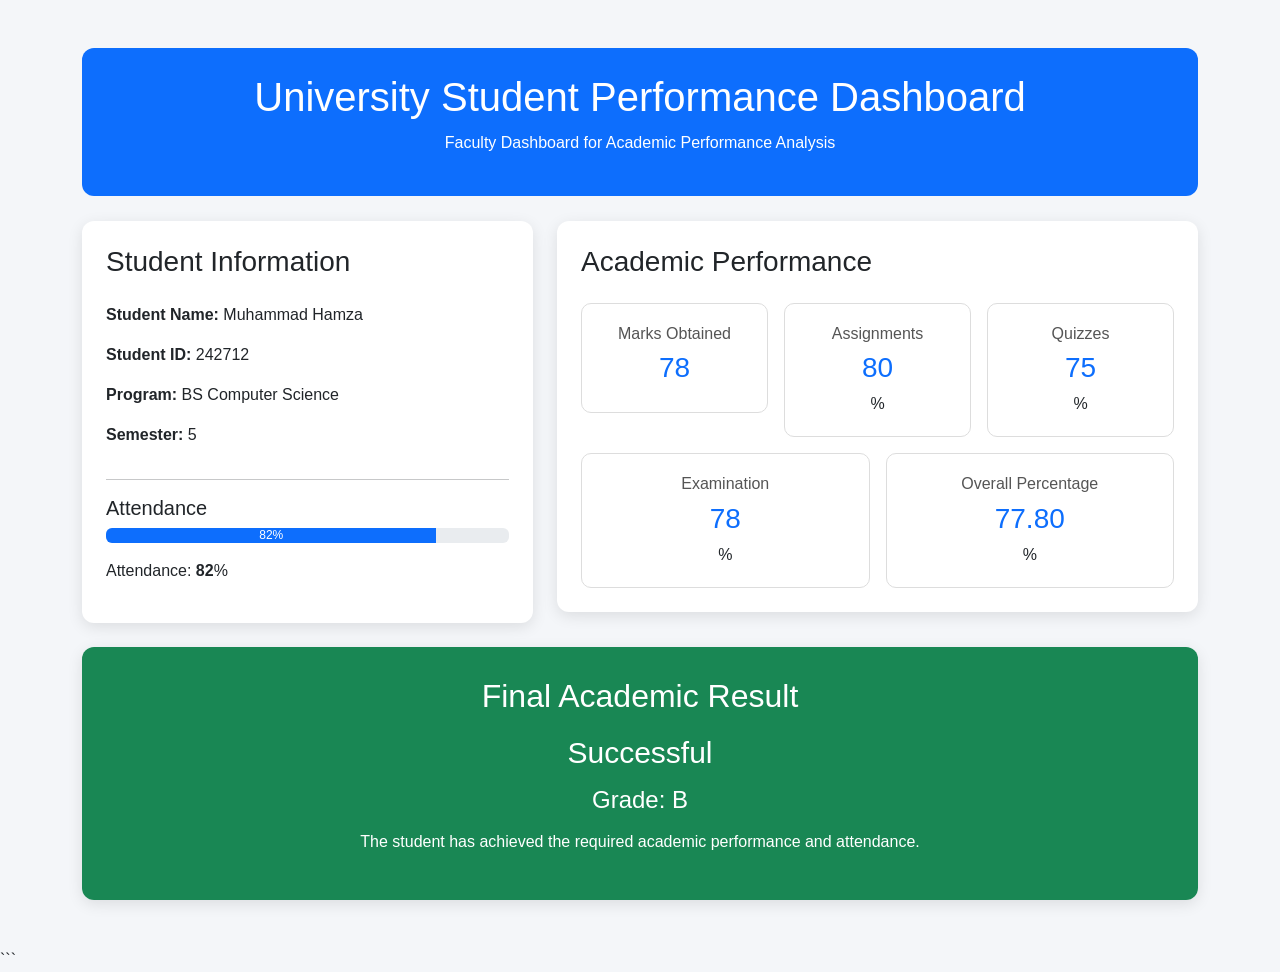
<file: Task 01/index.html>
<!DOCTYPE html>
<html lang="en">
<head>
    <meta charset="UTF-8">
    <meta name="viewport" content="width=device-width, initial-scale=1.0">

    <title>Student Performance Dashboard</title>

    <!-- Bootstrap CSS -->
    <link href="https://cdn.jsdelivr.net/npm/bootstrap@5.3.3/dist/css/bootstrap.min.css"
          rel="stylesheet">

    <!-- Custom CSS -->
    <link rel="stylesheet" href="style.css">
</head>

<body>

<div class="container my-5">

    <!-- Header -->
    <div class="dashboard-header text-center">
        <h1>University Student Performance Dashboard</h1>
        <p>Faculty Dashboard for Academic Performance Analysis</p>
    </div>

    <div class="row g-4">

        <!-- Student Information -->
        <div class="col-lg-5">

            <div class="card student-card p-4">

                <h3 class="mb-4">Student Information</h3>

                <p>
                    <strong>Student Name:</strong>
                    <span id="studentName"></span>
                </p>

                <p>
                    <strong>Student ID:</strong>
                    <span id="studentId"></span>
                </p>

                <p>
                    <strong>Program:</strong>
                    <span id="program"></span>
                </p>

                <p>
                    <strong>Semester:</strong>
                    <span id="semester"></span>
                </p>

                <hr>

                <h5>Attendance</h5>

                <div class="progress mb-3">
                    <div id="attendanceBar"
                         class="progress-bar"
                         role="progressbar">
                    </div>
                </div>

                <p>
                    Attendance:
                    <strong id="attendance"></strong>%
                </p>

            </div>

        </div>


        <!-- Academic Performance -->
        <div class="col-lg-7">

            <div class="card student-card p-4">

                <h3 class="mb-4">Academic Performance</h3>

                <div class="row g-3">

                    <div class="col-md-4">
                        <div class="performance-box">
                            <h6>Marks Obtained</h6>
                            <h3 id="marks"></h3>
                        </div>
                    </div>

                    <div class="col-md-4">
                        <div class="performance-box">
                            <h6>Assignments</h6>
                            <h3 id="assignment"></h3>%
                        </div>
                    </div>

                    <div class="col-md-4">
                        <div class="performance-box">
                            <h6>Quizzes</h6>
                            <h3 id="quiz"></h3>%
                        </div>
                    </div>

                    <div class="col-md-6">
                        <div class="performance-box">
                            <h6>Examination</h6>
                            <h3 id="exam"></h3>%
                        </div>
                    </div>

                    <div class="col-md-6">
                        <div class="performance-box">
                            <h6>Overall Percentage</h6>
                            <h3 id="overall"></h3>%
                        </div>
                    </div>

                </div>

            </div>

        </div>

    </div>


    <!-- Final Result -->
    <div class="card student-card mt-4">

        <div id="resultCard" class="result-card text-center">

            <h2>Final Academic Result</h2>

            <h3 id="status"></h3>

            <h4 id="grade"></h4>

            <p id="message"></p>

        </div>

    </div>

</div>


<!-- JavaScript -->
<script src="script.js"></script>

</body>
</html>
```
</file>
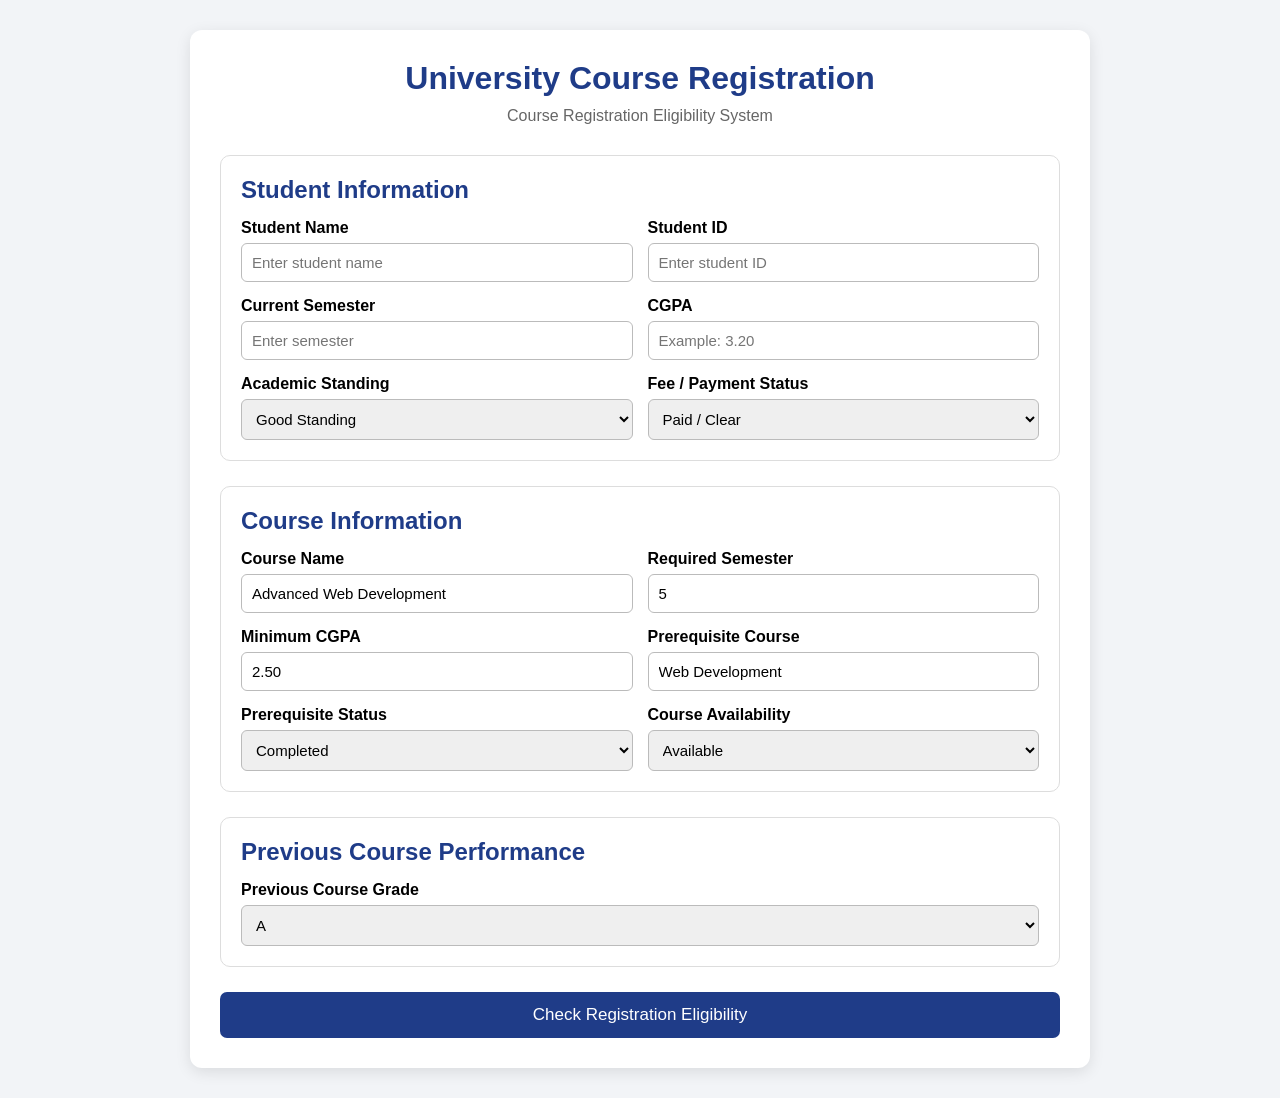
<file: Task 02/index.html>
<!DOCTYPE html>
<html lang="en">
<head>
    <meta charset="UTF-8">
    <meta name="viewport" content="width=device-width, initial-scale=1.0">

    <title>Course Registration Eligibility System</title>

    <!-- CSS File -->
    <link rel="stylesheet" href="style.css">
</head>

<body>

<div class="container">

    <h1>University Course Registration</h1>

    <p class="subtitle">
        Course Registration Eligibility System
    </p>

    <!-- Student Information -->
    <div class="section">

        <h2>Student Information</h2>

        <div class="form-grid">

            <div>
                <label>Student Name</label>
                <input type="text" id="studentName"
                       placeholder="Enter student name">
            </div>

            <div>
                <label>Student ID</label>
                <input type="text" id="studentId"
                       placeholder="Enter student ID">
            </div>

            <div>
                <label>Current Semester</label>
                <input type="number" id="semester"
                       placeholder="Enter semester">
            </div>

            <div>
                <label>CGPA</label>
                <input type="number" id="cgpa"
                       step="0.01"
                       min="0"
                       max="4"
                       placeholder="Example: 3.20">
            </div>

            <div>
                <label>Academic Standing</label>

                <select id="standing">
                    <option value="good">Good Standing</option>
                    <option value="warning">Academic Warning</option>
                    <option value="probation">Academic Probation</option>
                </select>
            </div>

            <div>
                <label>Fee / Payment Status</label>

                <select id="feeStatus">
                    <option value="paid">Paid / Clear</option>
                    <option value="unpaid">Unresolved Fee Issue</option>
                </select>
            </div>

        </div>
    </div>


    <!-- Course Information -->
    <div class="section">

        <h2>Course Information</h2>

        <div class="form-grid">

            <div>
                <label>Course Name</label>

                <input type="text"
                       id="courseName"
                       value="Advanced Web Development">
            </div>

            <div>
                <label>Required Semester</label>

                <input type="number"
                       id="requiredSemester"
                       value="5">
            </div>

            <div>
                <label>Minimum CGPA</label>

                <input type="number"
                       id="requiredCgpa"
                       value="2.50"
                       step="0.01">
            </div>

            <div>
                <label>Prerequisite Course</label>

                <input type="text"
                       id="prerequisite"
                       value="Web Development">
            </div>

            <div>
                <label>Prerequisite Status</label>

                <select id="prerequisiteStatus">

                    <option value="completed">
                        Completed
                    </option>

                    <option value="incomplete">
                        Incomplete
                    </option>

                </select>
            </div>

            <div>
                <label>Course Availability</label>

                <select id="availability">

                    <option value="available">
                        Available
                    </option>

                    <option value="unavailable">
                        Unavailable
                    </option>

                </select>
            </div>

        </div>
    </div>


    <!-- Previous Performance -->

    <div class="section">

        <h2>Previous Course Performance</h2>

        <label>Previous Course Grade</label>

        <select id="previousGrade">

            <option value="A">A</option>
            <option value="B">B</option>
            <option value="C">C</option>
            <option value="D">D</option>
            <option value="F">F</option>

        </select>

    </div>


    <!-- Button -->

    <button onclick="checkEligibility()">
        Check Registration Eligibility
    </button>


    <!-- Result -->

    <div id="result">

        <h2 id="resultTitle"></h2>

        <p id="studentResult"></p>

        <h3>Eligibility Details:</h3>

        <ul id="reasonList"></ul>

    </div>

</div>


<!-- JavaScript File -->
<script src="script.js"></script>

</body>
</html>
</file>
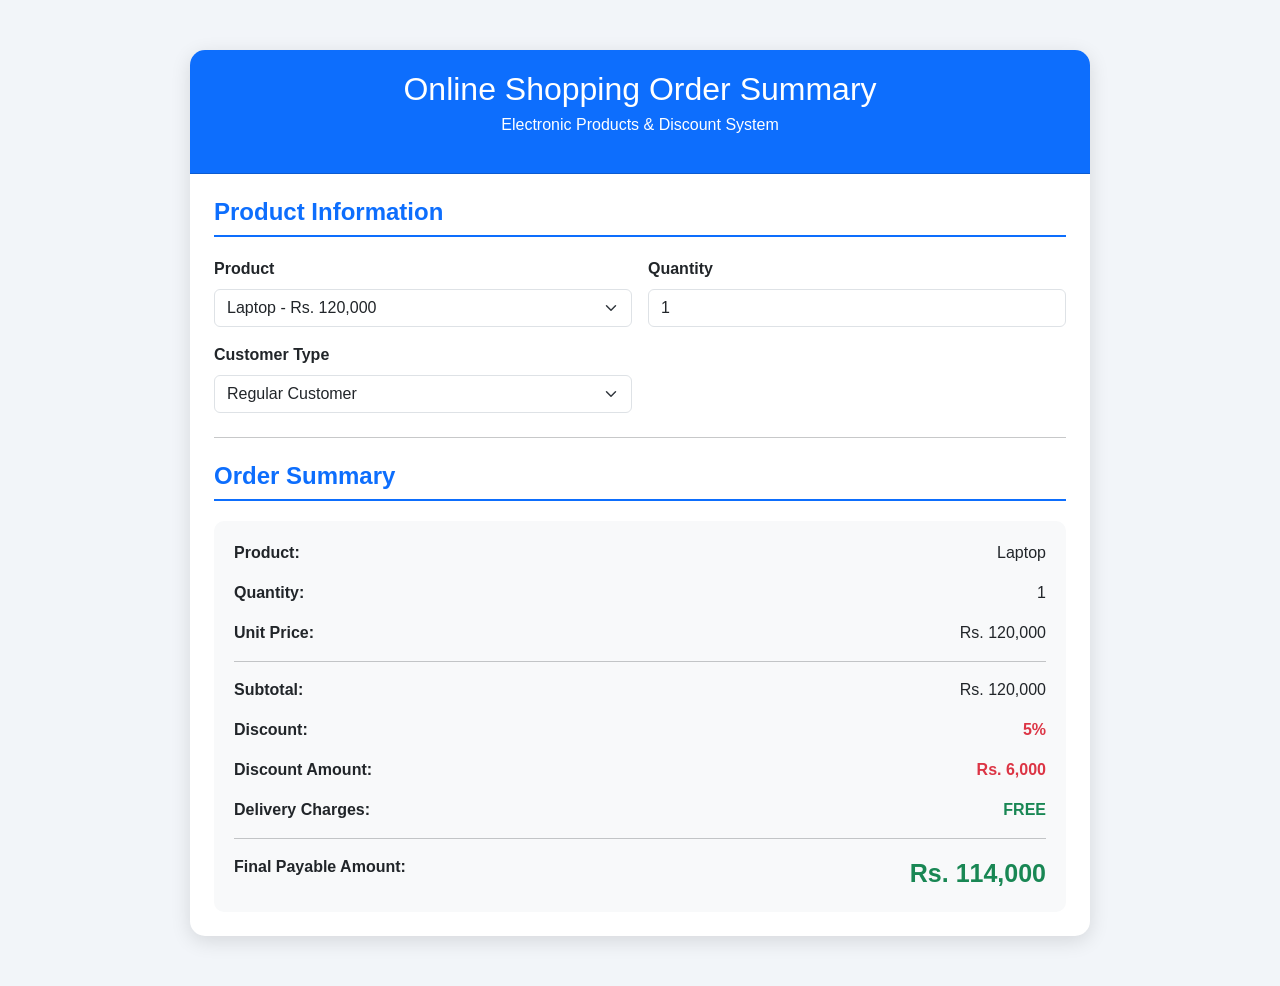
<file: Task 03/index.html>
<!DOCTYPE html>
<html lang="en">
<head>
    <meta charset="UTF-8">
    <meta name="viewport" content="width=device-width, initial-scale=1.0">

    <title>Online Shopping Discount System</title>

    <!-- Bootstrap CSS -->
    <link href="https://cdn.jsdelivr.net/npm/bootstrap@5.3.3/dist/css/bootstrap.min.css"
          rel="stylesheet">

    <!-- Custom CSS -->
    <link rel="stylesheet" href="style.css">
</head>

<body>

<div class="container">

    <div class="card shopping-card">

        <!-- Header -->
        <div class="card-header">
            <h2>Online Shopping Order Summary</h2>
            <p>Electronic Products & Discount System</p>
        </div>

        <div class="card-body p-4">

            <!-- Product Information -->
            <h4 class="section-title">Product Information</h4>

            <div class="row g-3">

                <!-- Product -->
                <div class="col-md-6">
                    <label class="form-label fw-bold">
                        Product
                    </label>

                    <select id="product"
                            class="form-select"
                            onchange="calculateBill()">

                        <option value="Laptop" data-price="120000">
                            Laptop - Rs. 120,000
                        </option>

                        <option value="Smartphone" data-price="80000">
                            Smartphone - Rs. 80,000
                        </option>

                        <option value="Tablet" data-price="50000">
                            Tablet - Rs. 50,000
                        </option>

                        <option value="Headphones" data-price="15000">
                            Headphones - Rs. 15,000
                        </option>

                        <option value="Smart Watch" data-price="25000">
                            Smart Watch - Rs. 25,000
                        </option>

                    </select>
                </div>


                <!-- Quantity -->
                <div class="col-md-6">

                    <label class="form-label fw-bold">
                        Quantity
                    </label>

                    <input type="number"
                           id="quantity"
                           class="form-control"
                           value="1"
                           min="1"
                           oninput="calculateBill()">

                </div>


                <!-- Customer Type -->
                <div class="col-md-6">

                    <label class="form-label fw-bold">
                        Customer Type
                    </label>

                    <select id="customerType"
                            class="form-select"
                            onchange="calculateBill()">

                        <option value="Regular">
                            Regular Customer
                        </option>

                        <option value="Premium">
                            Premium Customer
                        </option>

                    </select>

                </div>

            </div>


            <hr class="my-4">


            <!-- Order Summary -->
            <h4 class="section-title">
                Order Summary
            </h4>

            <div class="summary-box">

                <div class="row mb-3">
                    <div class="col-6">
                        <strong>Product:</strong>
                    </div>

                    <div class="col-6 text-end"
                         id="summaryProduct">
                        Laptop
                    </div>
                </div>


                <div class="row mb-3">
                    <div class="col-6">
                        <strong>Quantity:</strong>
                    </div>

                    <div class="col-6 text-end"
                         id="summaryQuantity">
                        1
                    </div>
                </div>


                <div class="row mb-3">
                    <div class="col-6">
                        <strong>Unit Price:</strong>
                    </div>

                    <div class="col-6 text-end"
                         id="unitPrice">
                        Rs. 120,000
                    </div>
                </div>


                <hr>


                <div class="row mb-3">
                    <div class="col-6">
                        <strong>Subtotal:</strong>
                    </div>

                    <div class="col-6 text-end"
                         id="subtotal">
                        Rs. 120,000
                    </div>
                </div>


                <div class="row mb-3">
                    <div class="col-6">
                        <strong>Discount:</strong>
                    </div>

                    <div class="col-6 text-end discount-text"
                         id="discount">
                        0%
                    </div>
                </div>


                <div class="row mb-3">
                    <div class="col-6">
                        <strong>Discount Amount:</strong>
                    </div>

                    <div class="col-6 text-end discount-text"
                         id="discountAmount">
                        Rs. 0
                    </div>
                </div>


                <div class="row mb-3">
                    <div class="col-6">
                        <strong>Delivery Charges:</strong>
                    </div>

                    <div class="col-6 text-end"
                         id="delivery">
                        Rs. 2,000
                    </div>
                </div>


                <hr>


                <div class="row">

                    <div class="col-6">
                        <strong>Final Payable Amount:</strong>
                    </div>

                    <div class="col-6 text-end final-amount"
                         id="finalAmount">
                        Rs. 122,000
                    </div>

                </div>

            </div>

        </div>

    </div>

</div>


<!-- JavaScript -->
<script src="script.js"></script>

</body>
</html>
</file>
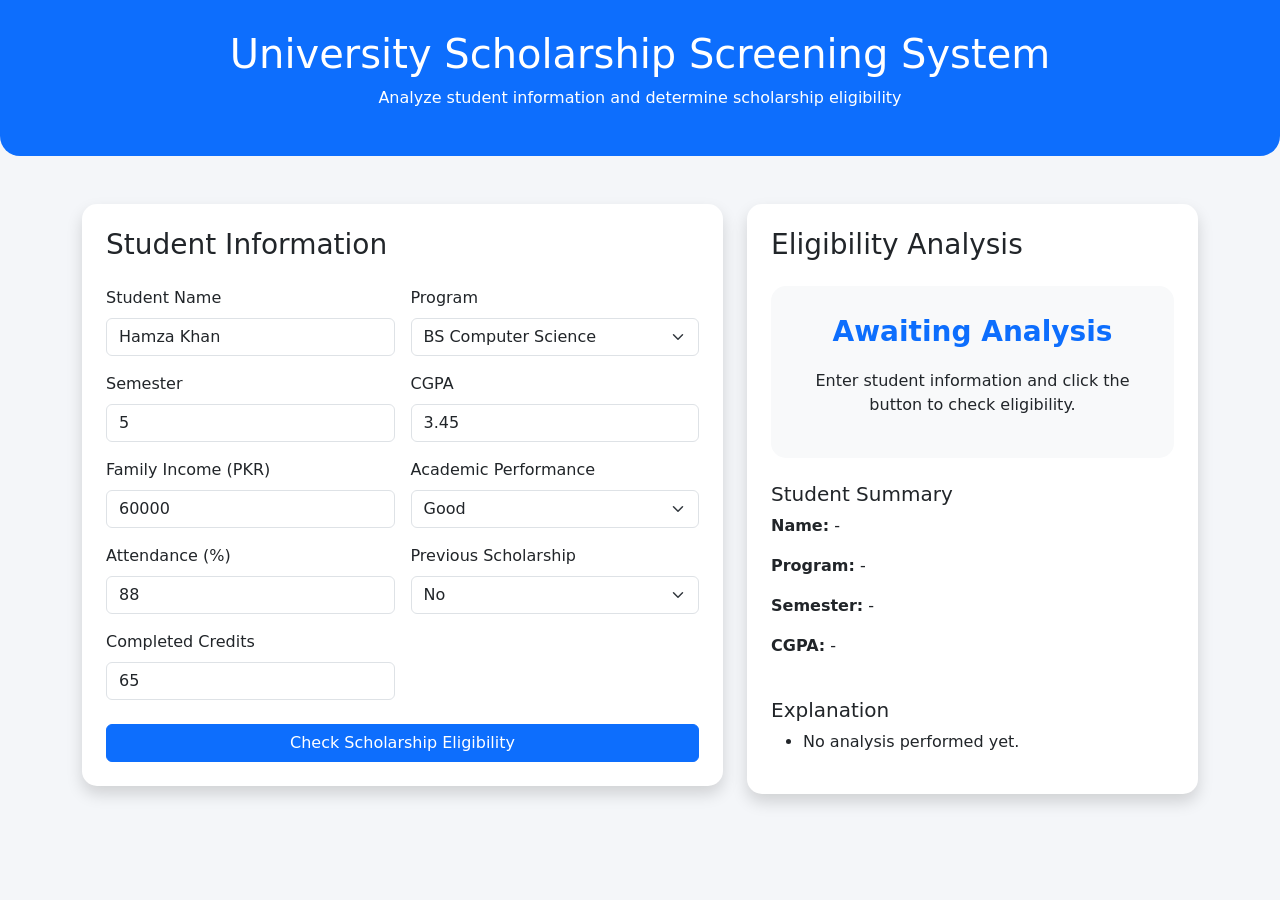
<file: Task 04/index.html>
<!DOCTYPE html>
<html lang="en">

<head>
    <meta charset="UTF-8">
    <meta name="viewport" content="width=device-width, initial-scale=1.0">

    <title>University Scholarship Screening System</title>

    <!-- Bootstrap CSS -->
    <link href="https://cdn.jsdelivr.net/npm/bootstrap@5.3.3/dist/css/bootstrap.min.css"
          rel="stylesheet">

    <!-- Custom CSS -->
    <link rel="stylesheet" href="style.css">
</head>

<body>

    <!-- Header -->
    <header class="header">
        <h1>University Scholarship Screening System</h1>
        <p>
            Analyze student information and determine scholarship eligibility
        </p>
    </header>


    <div class="container my-5">

        <div class="row g-4">

            <!-- Student Information -->
            <div class="col-lg-7">

                <div class="card shadow p-4">

                    <h3 class="mb-4">Student Information</h3>

                    <div class="row g-3">

                        <!-- Student Name -->
                        <div class="col-md-6">
                            <label class="form-label">
                                Student Name
                            </label>

                            <input type="text"
                                   id="studentName"
                                   class="form-control"
                                   value="Hamza Khan">
                        </div>


                        <!-- Program -->
                        <div class="col-md-6">
                            <label class="form-label">
                                Program
                            </label>

                            <select id="program" class="form-select">

                                <option>BS Computer Science</option>
                                <option>BS Software Engineering</option>
                                <option>BS Information Technology</option>
                                <option>BS Artificial Intelligence</option>

                            </select>
                        </div>


                        <!-- Semester -->
                        <div class="col-md-6">
                            <label class="form-label">
                                Semester
                            </label>

                            <input type="number"
                                   id="semester"
                                   class="form-control"
                                   value="5"
                                   min="1"
                                   max="8">
                        </div>


                        <!-- CGPA -->
                        <div class="col-md-6">
                            <label class="form-label">
                                CGPA
                            </label>

                            <input type="number"
                                   id="cgpa"
                                   class="form-control"
                                   value="3.45"
                                   min="0"
                                   max="4"
                                   step="0.01">
                        </div>


                        <!-- Family Income -->
                        <div class="col-md-6">
                            <label class="form-label">
                                Family Income (PKR)
                            </label>

                            <input type="number"
                                   id="income"
                                   class="form-control"
                                   value="60000">
                        </div>


                        <!-- Academic Performance -->
                        <div class="col-md-6">
                            <label class="form-label">
                                Academic Performance
                            </label>

                            <select id="performance" class="form-select">

                                <option value="Excellent">
                                    Excellent
                                </option>

                                <option value="Good" selected>
                                    Good
                                </option>

                                <option value="Average">
                                    Average
                                </option>

                                <option value="Poor">
                                    Poor
                                </option>

                            </select>
                        </div>


                        <!-- Attendance -->
                        <div class="col-md-6">
                            <label class="form-label">
                                Attendance (%)
                            </label>

                            <input type="number"
                                   id="attendance"
                                   class="form-control"
                                   value="88"
                                   min="0"
                                   max="100">
                        </div>


                        <!-- Previous Scholarship -->
                        <div class="col-md-6">
                            <label class="form-label">
                                Previous Scholarship
                            </label>

                            <select id="previousScholarship"
                                    class="form-select">

                                <option value="No" selected>
                                    No
                                </option>

                                <option value="Yes">
                                    Yes
                                </option>

                            </select>
                        </div>


                        <!-- Completed Credits -->
                        <div class="col-md-6">
                            <label class="form-label">
                                Completed Credits
                            </label>

                            <input type="number"
                                   id="credits"
                                   class="form-control"
                                   value="65"
                                   min="0">
                        </div>


                        <!-- Button -->
                        <div class="col-12 mt-4">

                            <button onclick="checkEligibility()"
                                    class="btn btn-primary w-100">

                                Check Scholarship Eligibility

                            </button>

                        </div>

                    </div>

                </div>

            </div>


            <!-- Result -->
            <div class="col-lg-5">

                <div class="card shadow p-4">

                    <h3 class="mb-4">
                        Eligibility Analysis
                    </h3>


                    <div id="resultBox" class="result-box">

                        <div class="result-title text-primary">
                            Awaiting Analysis
                        </div>

                        <p class="mt-3">
                            Enter student information and click the
                            button to check eligibility.
                        </p>

                    </div>


                    <!-- Student Summary -->
                    <div class="mt-4">

                        <h5>Student Summary</h5>

                        <p>
                            <strong>Name:</strong>
                            <span id="displayName">-</span>
                        </p>

                        <p>
                            <strong>Program:</strong>
                            <span id="displayProgram">-</span>
                        </p>

                        <p>
                            <strong>Semester:</strong>
                            <span id="displaySemester">-</span>
                        </p>

                        <p>
                            <strong>CGPA:</strong>
                            <span id="displayCGPA">-</span>
                        </p>

                    </div>


                    <!-- Explanation -->
                    <div class="explanation mt-4">

                        <h5>Explanation</h5>

                        <ul id="explanationList">

                            <li>
                                No analysis performed yet.
                            </li>

                        </ul>

                    </div>

                </div>

            </div>

        </div>

    </div>


    <!-- JavaScript -->
    <script src="script.js"></script>

</body>
</html>
</file>
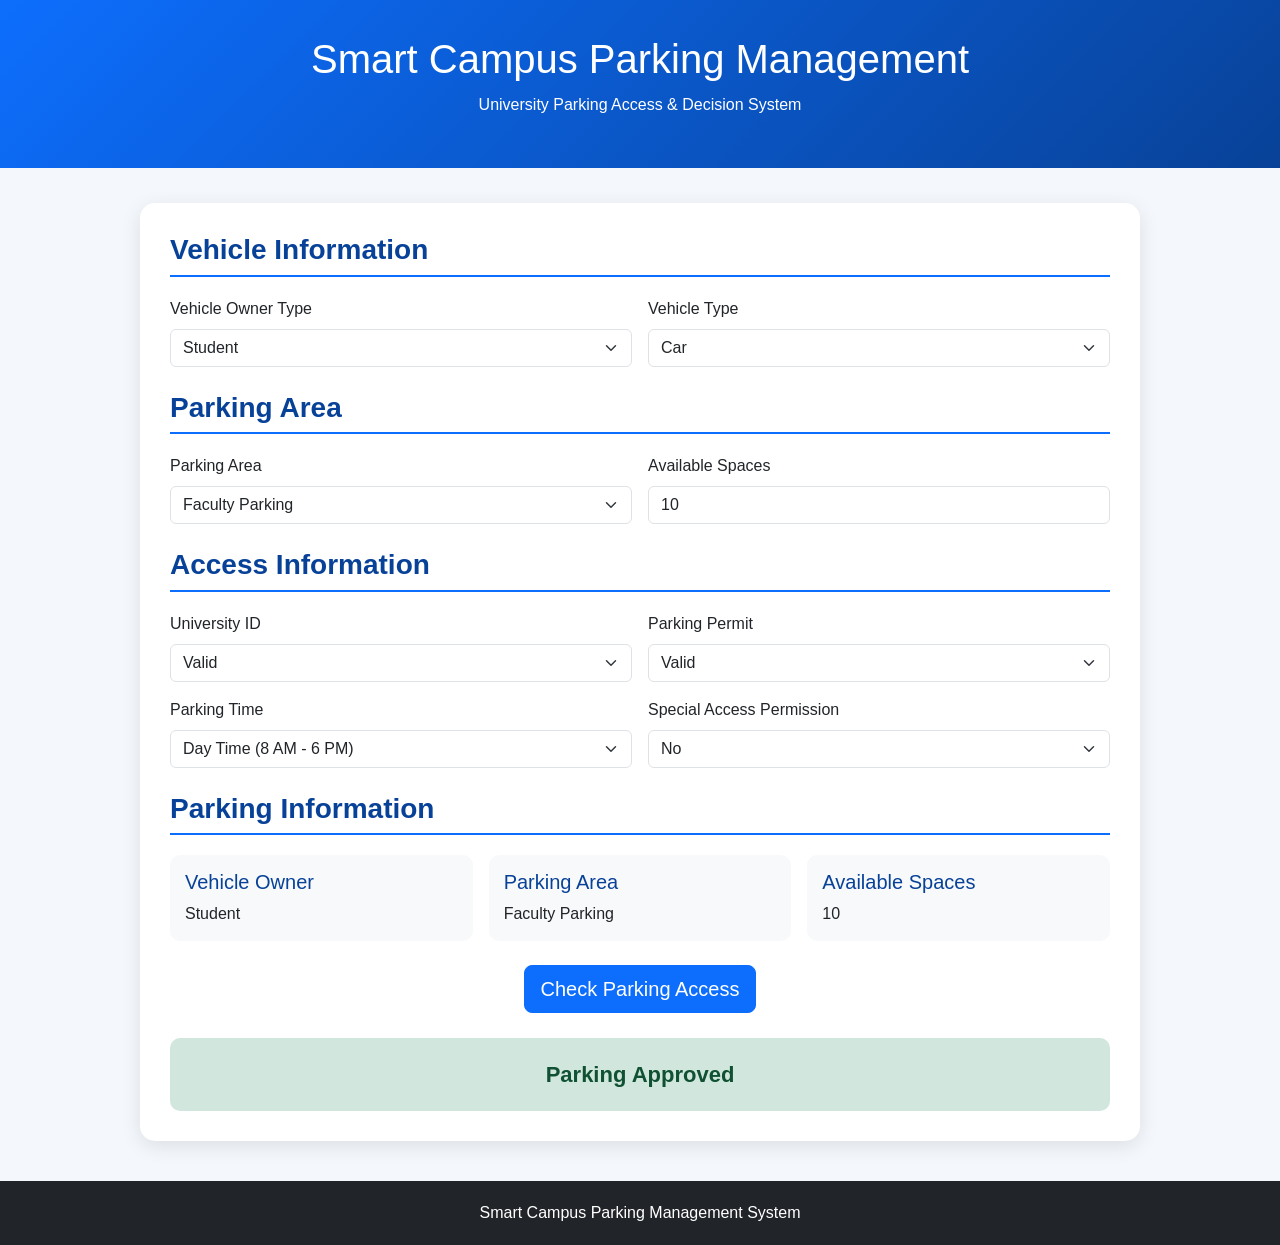
<file: Task 05/index.html>
<!DOCTYPE html>
<html lang="en">
<head>
    <meta charset="UTF-8">
    <meta name="viewport" content="width=device-width, initial-scale=1.0">

    <title>Smart Campus Parking Management</title>

    <!-- Bootstrap CSS -->
    <link href="https://cdn.jsdelivr.net/npm/bootstrap@5.3.3/dist/css/bootstrap.min.css"
          rel="stylesheet">

    <!-- Custom CSS -->
    <link rel="stylesheet" href="style.css">
</head>

<body>

    <!-- Header -->
    <header class="header">
        <h1>Smart Campus Parking Management</h1>
        <p>University Parking Access & Decision System</p>
    </header>

    <div class="container">

        <div class="parking-card">

            <!-- Vehicle Information -->
            <h3 class="section-title">Vehicle Information</h3>

            <div class="row g-3 mb-4">

                <div class="col-md-6">
                    <label class="form-label">Vehicle Owner Type</label>

                    <select id="ownerType" class="form-select">
                        <option value="Student">Student</option>
                        <option value="Faculty">Faculty</option>
                        <option value="Staff">Staff</option>
                        <option value="Visitor">Visitor</option>
                    </select>
                </div>

                <div class="col-md-6">
                    <label class="form-label">Vehicle Type</label>

                    <select id="vehicleType" class="form-select">
                        <option value="Car">Car</option>
                        <option value="Motorcycle">Motorcycle</option>
                        <option value="Van">Van</option>
                    </select>
                </div>

            </div>


            <!-- Parking Area -->
            <h3 class="section-title">Parking Area</h3>

            <div class="row g-3 mb-4">

                <div class="col-md-6">
                    <label class="form-label">Parking Area</label>

                    <select id="parkingArea" class="form-select">
                        <option value="Faculty Parking">
                            Faculty Parking
                        </option>

                        <option value="Student Parking">
                            Student Parking
                        </option>

                        <option value="Visitor Parking">
                            Visitor Parking
                        </option>

                        <option value="Staff Parking">
                            Staff Parking
                        </option>
                    </select>
                </div>

                <div class="col-md-6">
                    <label class="form-label">Available Spaces</label>

                    <input type="number"
                           id="availableSpaces"
                           class="form-control"
                           value="10"
                           min="0">
                </div>

            </div>


            <!-- Access Information -->
            <h3 class="section-title">Access Information</h3>

            <div class="row g-3 mb-4">

                <div class="col-md-6">
                    <label class="form-label">University ID</label>

                    <select id="universityId" class="form-select">
                        <option value="Valid">Valid</option>
                        <option value="Invalid">Invalid</option>
                    </select>
                </div>

                <div class="col-md-6">
                    <label class="form-label">Parking Permit</label>

                    <select id="permit" class="form-select">
                        <option value="Valid">Valid</option>
                        <option value="Invalid">Invalid</option>
                    </select>
                </div>

                <div class="col-md-6">
                    <label class="form-label">Parking Time</label>

                    <select id="parkingTime" class="form-select">
                        <option value="Day">
                            Day Time (8 AM - 6 PM)
                        </option>

                        <option value="Night">
                            Night Time (6 PM - 8 AM)
                        </option>
                    </select>
                </div>

                <div class="col-md-6">
                    <label class="form-label">
                        Special Access Permission
                    </label>

                    <select id="specialPermission" class="form-select">
                        <option value="No">No</option>
                        <option value="Yes">Yes</option>
                    </select>
                </div>

            </div>


            <!-- Current Information -->
            <h3 class="section-title">Parking Information</h3>

            <div class="row g-3 mb-4">

                <div class="col-md-4">
                    <div class="info-card">
                        <h5>Vehicle Owner</h5>
                        <p id="displayOwner">Student</p>
                    </div>
                </div>

                <div class="col-md-4">
                    <div class="info-card">
                        <h5>Parking Area</h5>
                        <p id="displayArea">Faculty Parking</p>
                    </div>
                </div>

                <div class="col-md-4">
                    <div class="info-card">
                        <h5>Available Spaces</h5>
                        <p id="displaySpaces">10</p>
                    </div>
                </div>

            </div>


            <!-- Button -->
            <div class="text-center">
                <button onclick="checkParking()"
                        class="btn btn-primary btn-lg">
                    Check Parking Access
                </button>
            </div>


            <!-- Final Decision -->
            <div id="decisionBox"
                 class="decision-box approved">
                Parking Approved
            </div>

        </div>

    </div>


    <!-- Footer -->
    <footer>
        <p>Smart Campus Parking Management System</p>
    </footer>


    <!-- JavaScript -->
    <script src="script.js"></script>

</body>
</html>
</file>
<file: Task 01/style.css>
/* Page Background */
body {
    background-color: #f4f6f9;
    font-family: Arial, sans-serif;
}


/* Dashboard Header */
.dashboard-header {
    background-color: #0d6efd;
    color: white;
    padding: 25px;
    border-radius: 12px;
    margin-bottom: 25px;
}

.dashboard-header h1 {
    margin-bottom: 10px;
}


/* Student Cards */
.student-card {
    border: none;
    border-radius: 12px;
    box-shadow: 0 4px 15px rgba(0, 0, 0, 0.1);
}


/* Performance Boxes */
.performance-box {
    border: 1px solid #ddd;
    border-radius: 10px;
    padding: 20px;
    text-align: center;
    background-color: #ffffff;
}

.performance-box h6 {
    color: #555;
}

.performance-box h3 {
    color: #0d6efd;
}


/* Attendance Progress Bar */
.progress {
    height: 15px;
}


/* Result Card */
.result-card {
    padding: 30px;
    border-radius: 12px;
    color: white;
}

.result-card h2 {
    margin-bottom: 20px;
}

.result-card h3 {
    font-size: 30px;
}

.result-card h4 {
    margin: 15px 0;
}
</file>
<file: Task 02/style.css>
* {
    box-sizing: border-box;
    margin: 0;
    padding: 0;
}


/* Body */

body {
    font-family: Arial, sans-serif;
    background-color: #f2f4f7;
    padding: 30px;
}


/* Main Container */

.container {
    max-width: 900px;
    margin: auto;
    background-color: white;
    padding: 30px;
    border-radius: 12px;

    box-shadow: 0 4px 15px rgba(0, 0, 0, 0.1);
}


/* Heading */

h1 {
    text-align: center;
    color: #1f3c88;
    margin-bottom: 10px;
}


.subtitle {
    text-align: center;
    color: #666;
    margin-bottom: 30px;
}


/* Sections */

.section {
    margin-bottom: 25px;
    padding: 20px;

    border: 1px solid #ddd;
    border-radius: 10px;
}


.section h2 {
    color: #1f3c88;
    margin-bottom: 15px;
}


/* Form Grid */

.form-grid {
    display: grid;

    grid-template-columns: 1fr 1fr;

    gap: 15px;
}


/* Labels */

label {
    display: block;

    font-weight: bold;

    margin-bottom: 6px;
}


/* Input and Select */

input,
select {
    width: 100%;

    padding: 10px;

    border: 1px solid #bbb;

    border-radius: 6px;

    font-size: 15px;
}


/* Button */

button {
    width: 100%;

    padding: 13px;

    background-color: #1f3c88;

    color: white;

    border: none;

    border-radius: 7px;

    font-size: 17px;

    cursor: pointer;
}


button:hover {
    background-color: #162d68;
}


/* Result */

#result {
    display: none;

    margin-top: 25px;

    padding: 20px;

    border-radius: 10px;
}


#result h2 {
    margin-bottom: 10px;
}


/* Approved Result */

.eligible {
    background-color: #d4edda;

    border: 1px solid #28a745;

    color: #155724;
}


/* Rejected Result */

.not-eligible {
    background-color: #f8d7da;

    border: 1px solid #dc3545;

    color: #721c24;
}


/* Result List */

#reasonList {
    margin-top: 10px;

    padding-left: 20px;
}


#reasonList li {
    margin-bottom: 7px;
}


/* Responsive Design */

@media (max-width: 650px) {

    .form-grid {
        grid-template-columns: 1fr;
    }

    body {
        padding: 15px;
    }

}
</file>
<file: Task 03/style.css>
body {
    background-color: #f2f5f9;
    font-family: Arial, sans-serif;
}


/* Main Card */
.shopping-card {
    max-width: 900px;
    margin: 50px auto;
    border: none;
    border-radius: 15px;

    box-shadow: 0 5px 20px rgba(0, 0, 0, 0.12);
}


/* Card Header */
.card-header {
    background-color: #0d6efd;
    color: white;

    text-align: center;
    padding: 20px;

    border-radius: 15px 15px 0 0 !important;
}

.card-header h2 {
    margin-bottom: 5px;
}


/* Section Heading */
.section-title {
    color: #0d6efd;
    font-weight: bold;

    border-bottom: 2px solid #0d6efd;

    padding-bottom: 8px;
    margin-bottom: 20px;
}


/* Order Summary Box */
.summary-box {
    background-color: #f8f9fa;

    padding: 20px;

    border-radius: 10px;
}


/* Discount */
.discount-text {
    color: #dc3545;
    font-weight: bold;
}


/* Free Delivery */
.delivery-free {
    color: #198754;
    font-weight: bold;
}


/* Final Amount */
.final-amount {
    font-size: 25px;
    font-weight: bold;

    color: #198754;
}
</file>
<file: Task 04/style.css>
body {
    background-color: #f4f6f9;
}


/* Header */
.header {
    background-color: #0d6efd;
    color: white;
    padding: 30px;
    text-align: center;
    border-radius: 0 0 20px 20px;
}


/* Cards */
.card {
    border: none;
    border-radius: 15px;
}


/* Result Box */
.result-box {
    border-radius: 15px;
    padding: 25px;
    text-align: center;
    background-color: #f8f9fa;
}


/* Result Heading */
.result-title {
    font-size: 28px;
    font-weight: bold;
}


/* Explanation */
.explanation {
    text-align: left;
}


/* Button */
button {
    font-size: 17px;
    padding: 12px;
}
</file>
<file: Task 05/style.css>
body {
    background-color: #f4f7fb;
    font-family: Arial, sans-serif;
}


/* Header */

.header {
    background: linear-gradient(135deg, #0d6efd, #084298);
    color: white;
    text-align: center;
    padding: 35px 20px;
}

.header h1 {
    margin-bottom: 10px;
}


/* Main Card */

.parking-card {
    max-width: 1000px;
    margin: 35px auto;
    background-color: white;
    padding: 30px;
    border-radius: 15px;
    box-shadow: 0 5px 20px rgba(0, 0, 0, 0.10);
}


/* Section Heading */

.section-title {
    color: #084298;
    font-weight: bold;
    border-bottom: 2px solid #0d6efd;
    padding-bottom: 8px;
    margin-bottom: 20px;
}


/* Information Cards */

.info-card {
    background-color: #f8f9fa;
    border-radius: 10px;
    padding: 15px;
    height: 100%;
}

.info-card h5 {
    color: #084298;
}

.info-card p {
    margin-bottom: 0;
}


/* Decision Box */

.decision-box {
    padding: 20px;
    border-radius: 10px;
    text-align: center;
    font-size: 22px;
    font-weight: bold;
    margin-top: 25px;
}


/* Approved */

.approved {
    background-color: #d1e7dd;
    color: #0f5132;
}


/* Not Approved */

.not-approved {
    background-color: #f8d7da;
    color: #842029;
}


/* Parking Full */

.full {
    background-color: #fff3cd;
    color: #664d03;
}


/* Authorization Required */

.authorization {
    background-color: #cff4fc;
    color: #055160;
}


/* Footer */

footer {
    background-color: #212529;
    color: white;
    text-align: center;
    padding: 20px;
    margin-top: 40px;
}

footer p {
    margin: 0;
}
</file>
